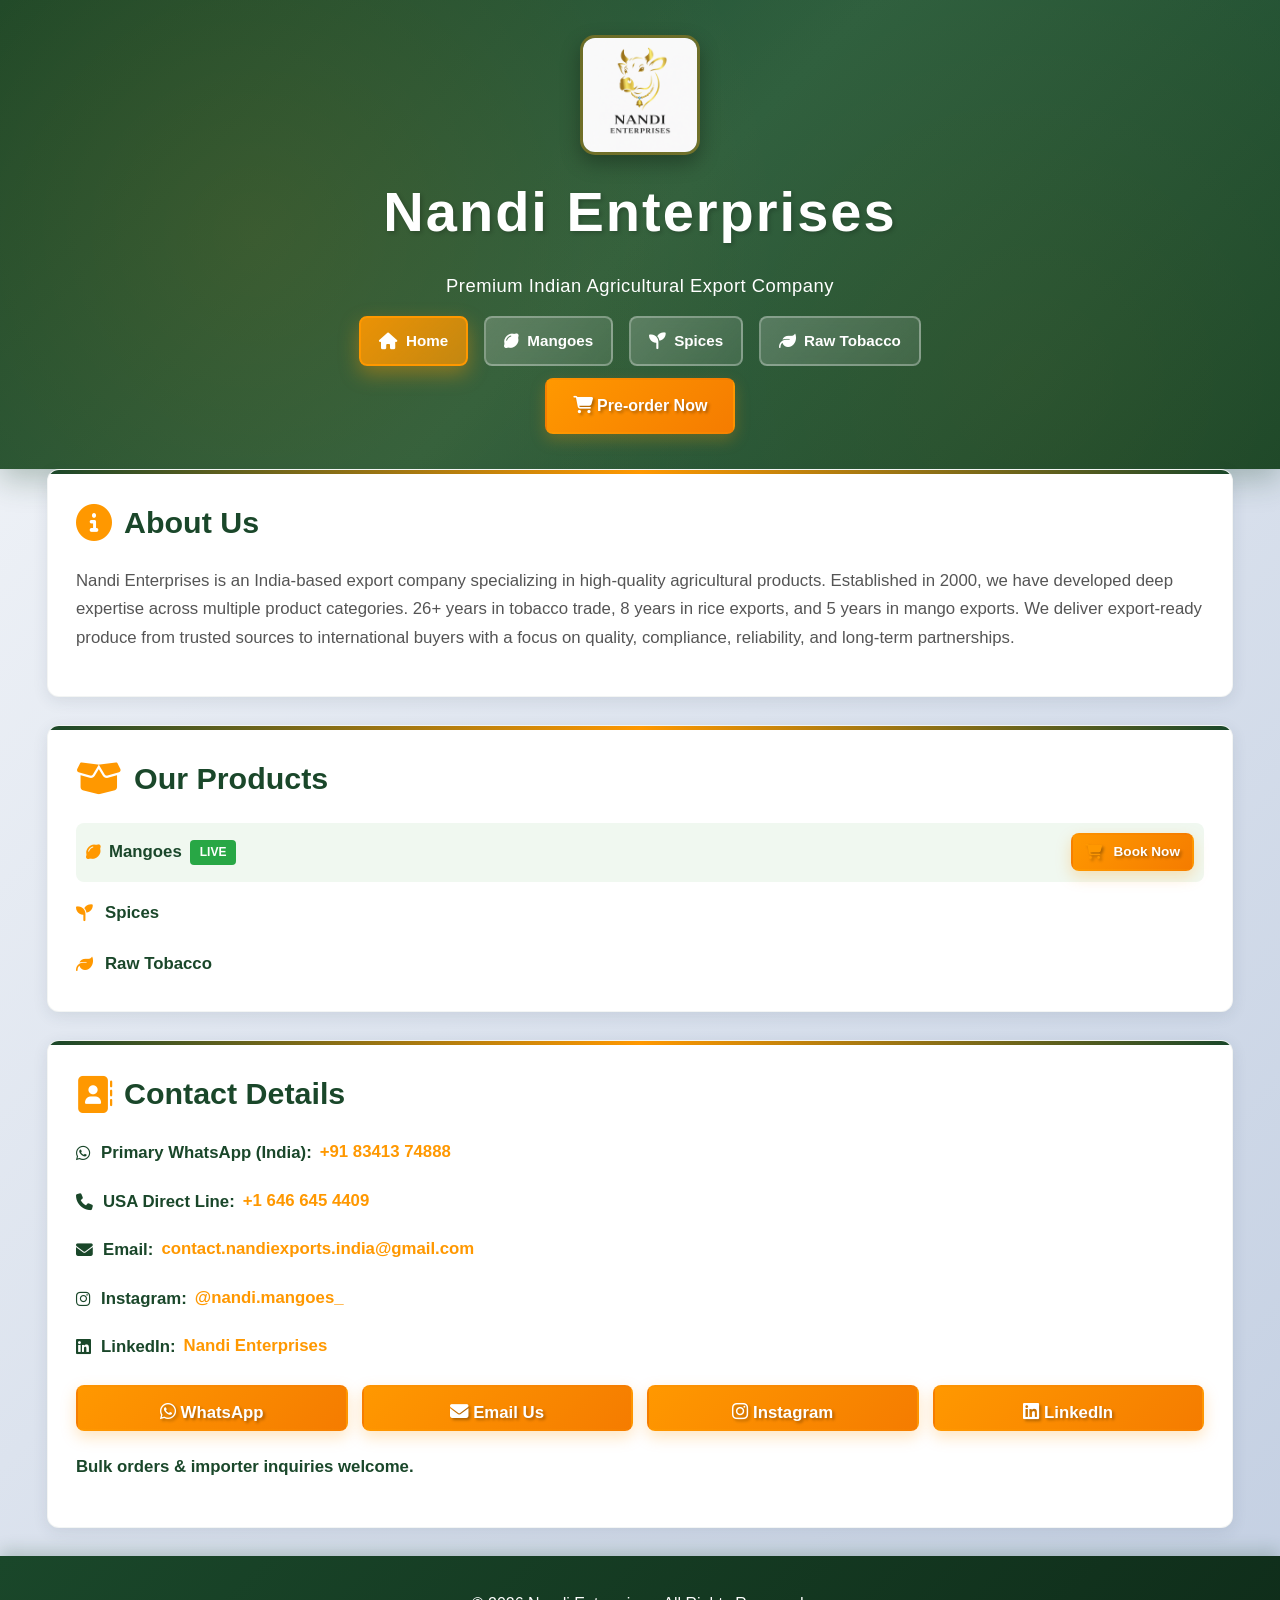
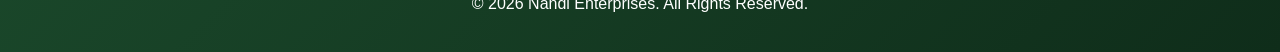
<file: index.html>
﻿<!DOCTYPE html>
<html lang="en">
<head>
  <meta charset="UTF-8">
  <title>Nandi Enterprises | Indian Agricultural Exports</title>
  <meta name="viewport" content="width=device-width, initial-scale=1.0">
  <!-- Font Awesome for icons -->
  <link rel="stylesheet" href="https://cdnjs.cloudflare.com/ajax/libs/font-awesome/6.5.0/css/all.min.css">
  <link rel="stylesheet" href="style.css">
</head>
<body>

<header class="header">
  <div class="container">
    <img src="Nandi%20Enterprises.png" alt="Nandi Enterprises Logo" class="logo">
    <h1>Nandi Enterprises</h1>
    <p>Premium Indian Agricultural Export Company</p>
    <nav class="nav">
      <a href="index.html"><i class="fas fa-home"></i> Home</a>
      <a href="mangoes.html"><i class="fas fa-lemon"></i> Mangoes</a>
      <a href="spices.html"><i class="fas fa-seedling"></i> Spices</a>
      <a href="raw-tobacco.html"><i class="fas fa-leaf"></i> Raw Tobacco</a>
    </nav>
    <a id="preorder-btn" href="https://forms.gle/kWieJ5fxS3RY4bDJA" target="_blank" class="btn"><i class="fas fa-shopping-cart"></i> Pre-order Now</a>
    
  </div>
</header>

<main class="container">
  <section class="card">
    <h2><i class="fas fa-info-circle"></i> About Us</h2>
    <p>
      Nandi Enterprises is an India-based export company specializing in high-quality agricultural products. Established in 2000, we have developed deep expertise across multiple product categories. 26+ years in tobacco trade, 8 years in rice exports, and 5 years in mango exports. We deliver export-ready produce from trusted sources to international buyers with a focus on quality, compliance, reliability, and long-term partnerships.
    </p>
  </section>

  <section class="card">
    <h2><i class="fas fa-box-open"></i> Our Products</h2>
    <ul style="display: flex; flex-direction: column; gap: 12px;">
      <li style="display: flex; align-items: center; gap: 12px; padding: 10px; background-color: #f0f8f0; border-radius: 8px;">
        <a href="mangoes.html" style="display: flex; align-items: center; gap: 8px; flex: 1;">
          <i class="fas fa-lemon"></i> 
          Mangoes 
          <span style="background-color: #28a745; color: white; padding: 3px 10px; border-radius: 4px; font-size: 0.75rem; font-weight: bold;">LIVE</span>
        </a>
        <a href="https://forms.gle/kWieJ5fxS3RY4bDJA" target="_blank" class="btn" style="padding: 6px 12px; font-size: 0.85rem; white-space: nowrap;"><i class="fas fa-shopping-cart"></i> Book Now</a>
      </li>
      <li><a href="spices.html"><i class="fas fa-seedling"></i> Spices</a></li>
      <li><a href="raw-tobacco.html"><i class="fas fa-leaf"></i> Raw Tobacco</a></li>
    </ul>
  </section>

  <section id="contact" class="card">
    <h2><i class="fas fa-address-book"></i> Contact Details</h2>    
    <p><b><i class="fab fa-whatsapp"></i> Primary WhatsApp (India):</b>
      <a href="https://wa.me/918341374888" target="_blank">+91 83413 74888</a>
    </p>

    <p><b><i class="fas fa-phone"></i> USA Direct Line:</b>
      <a href="tel:+16466454409">+1 646 645 4409</a>
    </p>

    <p><b><i class="fas fa-envelope"></i> Email:</b>
      <a href="mailto:contact.nandiexports.india@gmail.com">contact.nandiexports.india@gmail.com</a>
    </p>

    <p><b><i class="fab fa-instagram"></i> Instagram:</b>
      <a href="https://instagram.com/nandi.mangoes_" target="_blank">@nandi.mangoes_</a>
    </p>

    <p><b><i class="fab fa-linkedin"></i> LinkedIn:</b>
      <a href="https://www.linkedin.com/in/nandi-enterprises-9568033ba/" target="_blank">Nandi Enterprises</a>
    </p>

    <div class="contact-buttons">
      <a class="btn2" href="https://wa.me/918341374888" target="_blank"><i class="fab fa-whatsapp"></i> WhatsApp</a>
      <a class="btn2" href="mailto:contact.nandiexports.india@gmail.com"><i class="fas fa-envelope"></i> Email Us</a>
      <a class="btn2" href="https://instagram.com/nandi.mangoes_" target="_blank"><i class="fab fa-instagram"></i> Instagram</a>
      <a class="btn2" href="https://www.linkedin.com/in/nandi-enterprises-9568033ba/" target="_blank"><i class="fab fa-linkedin"></i> LinkedIn</a>
    </div>

    <p style="margin-top:14px;"><b>Bulk orders & importer inquiries welcome.</b></p>
  </section>
</main>

<footer class="footer">
  © <span id="year"></span> Nandi Enterprises. All Rights Reserved.
</footer>

<script>
  document.getElementById("year").textContent = new Date().getFullYear();
  
  // Highlight current navigation link
  function highlightCurrentNav() {
    const navLinks = document.querySelectorAll('.nav a');
    let currentPage = window.location.pathname.split('/').pop() || 'index.html';
    
    // Handle cases where pathname is just "/" or empty
    if (currentPage === '' || currentPage === '/') {
      currentPage = 'index.html';
    }
    
    navLinks.forEach(link => {
      const href = link.getAttribute('href');
      // Remove any query parameters or hash if present
      const cleanHref = href.split('?')[0].split('#')[0];
      
      if (cleanHref === currentPage || (currentPage === 'index.html' && cleanHref === 'index.html')) {
        link.classList.add('active');
      } else {
        link.classList.remove('active');
      }
    });
  }
  
  // Run on page load and when DOM is ready
  highlightCurrentNav();
  document.addEventListener('DOMContentLoaded', highlightCurrentNav);


</script>

</body>
</html>
</file>
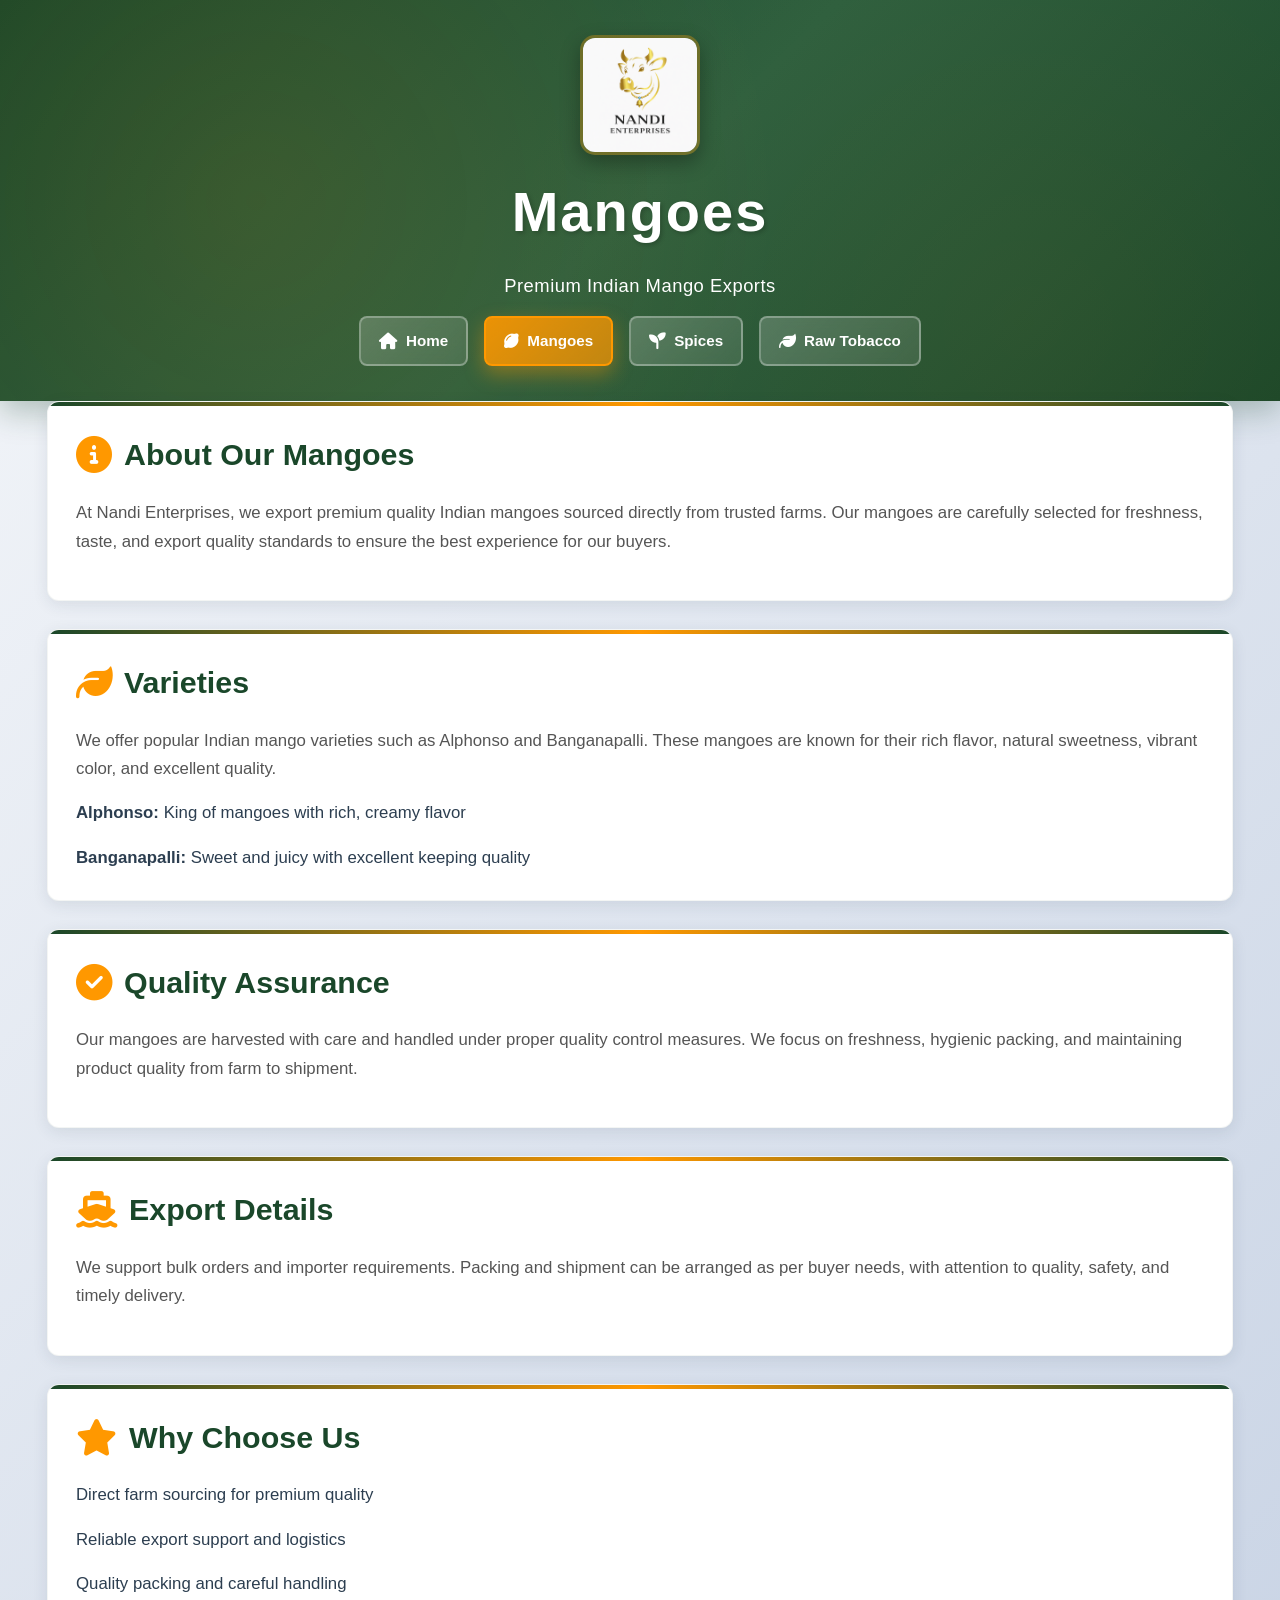
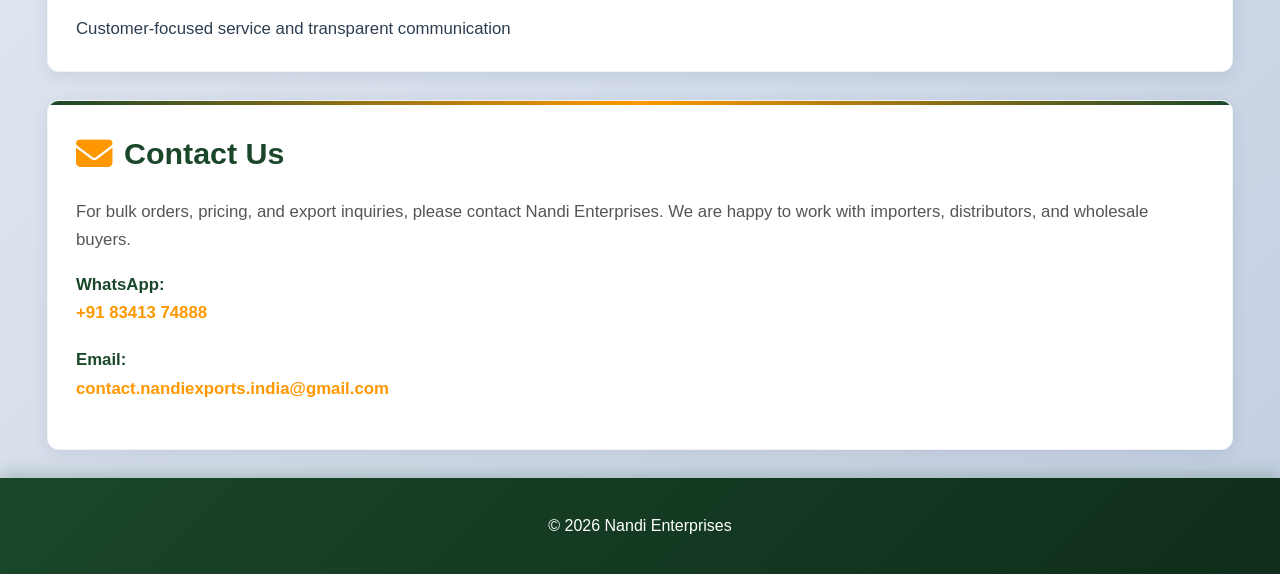
<file: mangoes.html>
<!DOCTYPE html>
<html>
<head>
  <title>Mangoes | Nandi Enterprises</title>
  <meta name="viewport" content="width=device-width, initial-scale=1.0">
  <link rel="stylesheet" href="https://cdnjs.cloudflare.com/ajax/libs/font-awesome/6.5.0/css/all.min.css">
  <link rel="stylesheet" href="style.css">
</head>
<body>

<header class="header">
  <div class="container">
    <img src="Nandi%20Enterprises.png" alt="Nandi Enterprises Logo" class="logo">
    <h1>Mangoes</h1>
    <p>Premium Indian Mango Exports</p>

    <nav class="nav">
      <a href="index.html"><i class="fas fa-home"></i> Home</a>
      <a href="mangoes.html"><i class="fas fa-lemon"></i> Mangoes</a>
      <a href="spices.html"><i class="fas fa-seedling"></i> Spices</a>
      <a href="raw-tobacco.html"><i class="fas fa-leaf"></i> Raw Tobacco</a>
    </nav>
  </div>
</header>

<main class="container">
  <section class="card">
    <h2><i class="fas fa-info-circle"></i> About Our Mangoes</h2>
    <p>At Nandi Enterprises, we export premium quality Indian mangoes sourced directly from trusted farms. Our mangoes are carefully selected for freshness, taste, and export quality standards to ensure the best experience for our buyers.</p>
  </section>

  <section class="card">
    <h2><i class="fas fa-leaf"></i> Varieties</h2>
    <p>We offer popular Indian mango varieties such as Alphonso and Banganapalli. These mangoes are known for their rich flavor, natural sweetness, vibrant color, and excellent quality.</p>
    <ul>
      <li><strong>Alphonso:</strong> King of mangoes with rich, creamy flavor</li>
      <li><strong>Banganapalli:</strong> Sweet and juicy with excellent keeping quality</li>
    </ul>
  </section>

  <section class="card">
    <h2><i class="fas fa-check-circle"></i> Quality Assurance</h2>
    <p>Our mangoes are harvested with care and handled under proper quality control measures. We focus on freshness, hygienic packing, and maintaining product quality from farm to shipment.</p>
  </section>

  <section class="card">
    <h2><i class="fas fa-ship"></i> Export Details</h2>
    <p>We support bulk orders and importer requirements. Packing and shipment can be arranged as per buyer needs, with attention to quality, safety, and timely delivery.</p>
  </section>

  <section class="card">
    <h2><i class="fas fa-star"></i> Why Choose Us</h2>
    <ul>
      <li>Direct farm sourcing for premium quality</li>
      <li>Reliable export support and logistics</li>
      <li>Quality packing and careful handling</li>
      <li>Customer-focused service and transparent communication</li>
    </ul>
  </section>

  <section class="card">
    <h2><i class="fas fa-envelope"></i> Contact Us</h2>
    <p>For bulk orders, pricing, and export inquiries, please contact Nandi Enterprises. We are happy to work with importers, distributors, and wholesale buyers.</p>
    <p style="margin-top: 15px;"><b>WhatsApp:</b> <a href="https://wa.me/918341374888" target="_blank">+91 83413 74888</a></p>
    <p><b>Email:</b> <a href="mailto:contact.nandiexports.india@gmail.com">contact.nandiexports.india@gmail.com</a></p>
  </section>
</main>

<footer class="footer">© <span id="year"></span> Nandi Enterprises</footer>
<script>
  document.getElementById("year").textContent = new Date().getFullYear();
  
  // Highlight current navigation link
  function highlightCurrentNav() {
    const navLinks = document.querySelectorAll('.nav a');
    let currentPage = window.location.pathname.split('/').pop() || 'index.html';
    
    // Handle cases where pathname is just "/" or empty
    if (currentPage === '' || currentPage === '/') {
      currentPage = 'index.html';
    }
    
    navLinks.forEach(link => {
      const href = link.getAttribute('href');
      // Remove any query parameters or hash if present
      const cleanHref = href.split('?')[0].split('#')[0];
      
      if (cleanHref === currentPage || (currentPage === 'index.html' && cleanHref === 'index.html')) {
        link.classList.add('active');
      } else {
        link.classList.remove('active');
      }
    });
  }
  
  // Run on page load and when DOM is ready
  highlightCurrentNav();
  document.addEventListener('DOMContentLoaded', highlightCurrentNav);
</script>

</body>
</html>
</file>
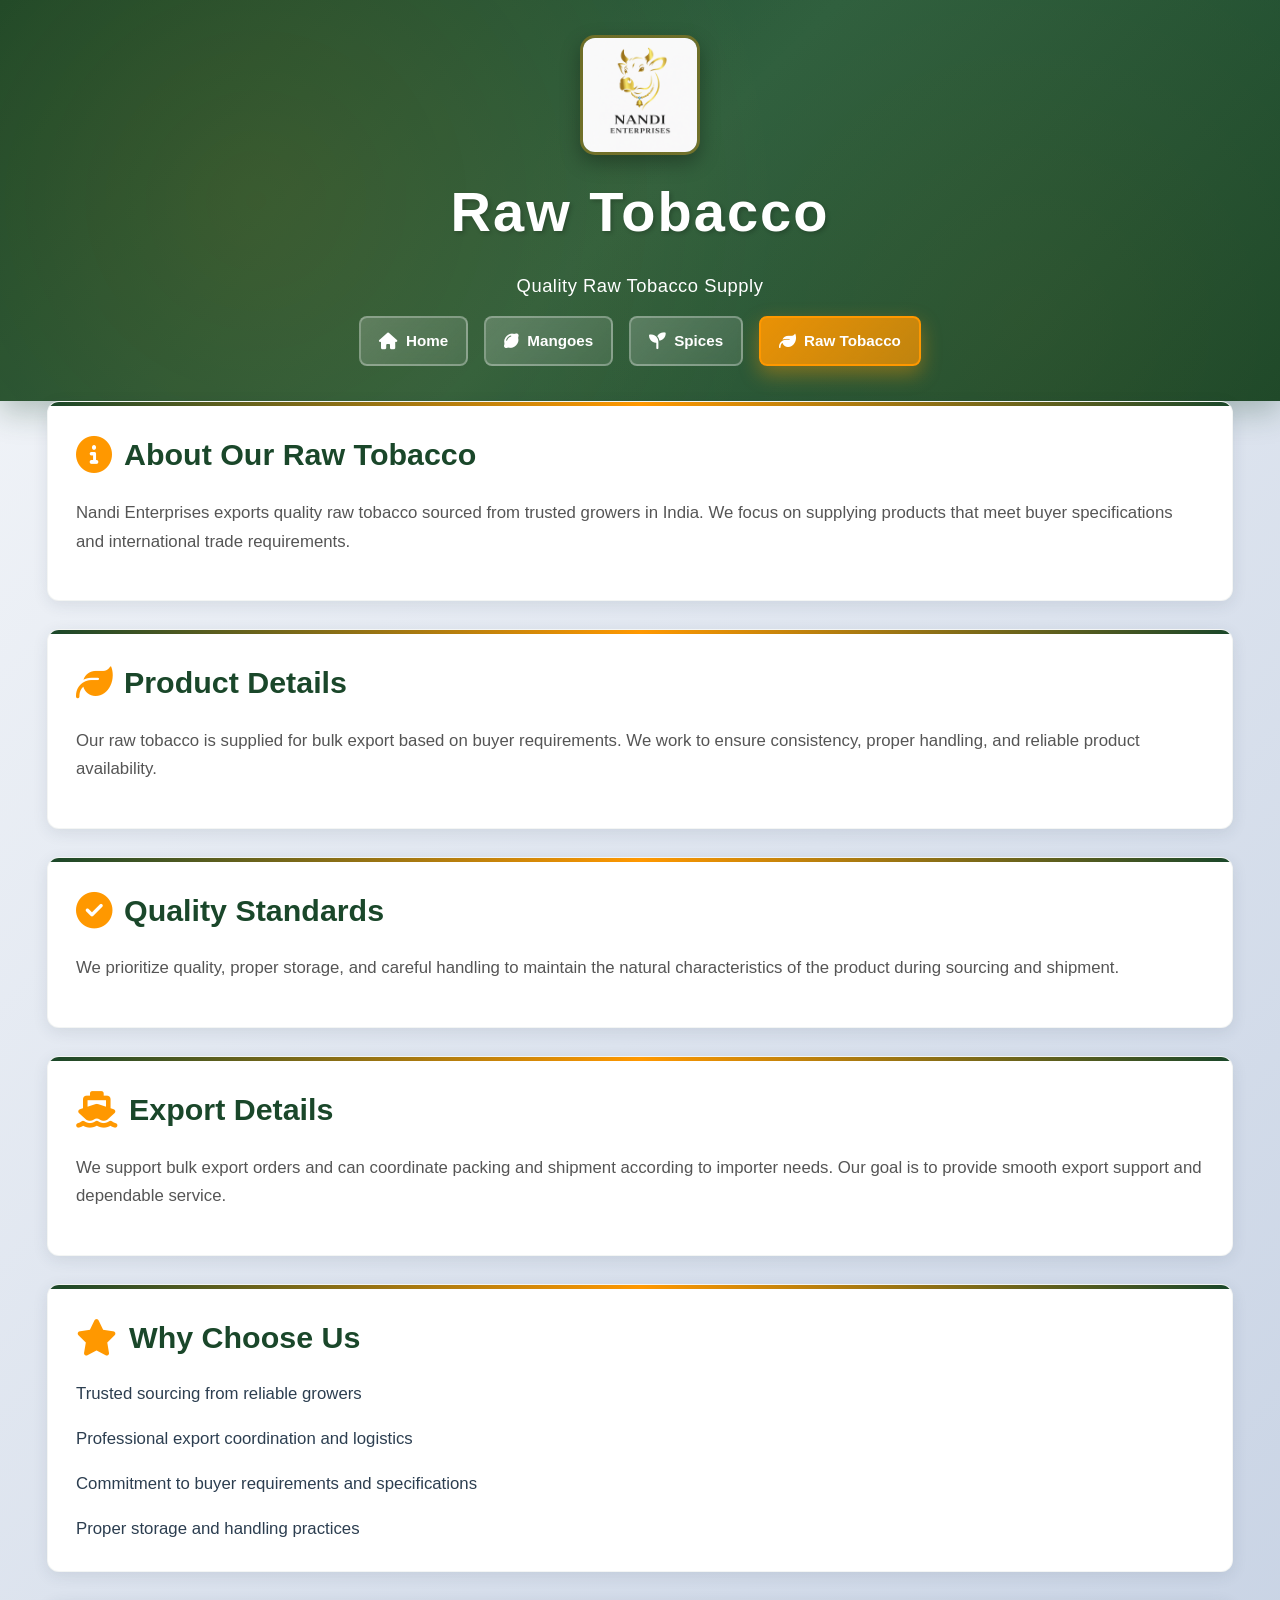
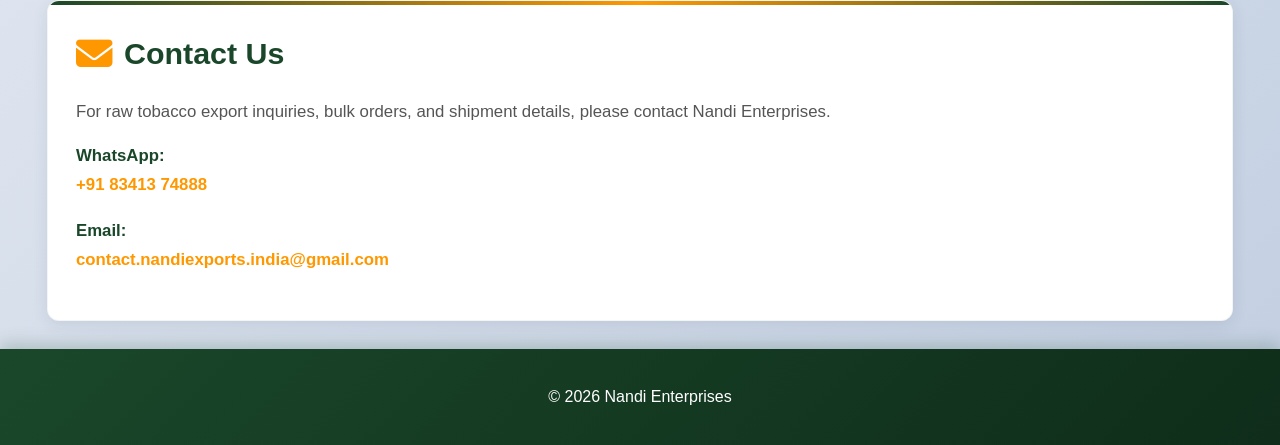
<file: raw-tobacco.html>
<!DOCTYPE html>
<html>
<head>
  <title>Raw Tobacco | Nandi Enterprises</title>
  <meta name="viewport" content="width=device-width, initial-scale=1.0">
  <link rel="stylesheet" href="https://cdnjs.cloudflare.com/ajax/libs/font-awesome/6.5.0/css/all.min.css">
  <link rel="stylesheet" href="style.css">
</head>
<body>

<header class="header">
  <div class="container">
    <img src="Nandi%20Enterprises.png" alt="Nandi Enterprises Logo" class="logo">
    <h1>Raw Tobacco</h1>
    <p>Quality Raw Tobacco Supply</p>

    <nav class="nav">
      <a href="index.html"><i class="fas fa-home"></i> Home</a>
      <a href="mangoes.html"><i class="fas fa-lemon"></i> Mangoes</a>
      <a href="spices.html"><i class="fas fa-seedling"></i> Spices</a>
      <a href="raw-tobacco.html"><i class="fas fa-leaf"></i> Raw Tobacco</a>
    </nav>
  </div>
</header>

<main class="container">
  <section class="card">
    <h2><i class="fas fa-info-circle"></i> About Our Raw Tobacco</h2>
    <p>Nandi Enterprises exports quality raw tobacco sourced from trusted growers in India. We focus on supplying products that meet buyer specifications and international trade requirements.</p>
  </section>

  <section class="card">
    <h2><i class="fas fa-leaf"></i> Product Details</h2>
    <p>Our raw tobacco is supplied for bulk export based on buyer requirements. We work to ensure consistency, proper handling, and reliable product availability.</p>
  </section>

  <section class="card">
    <h2><i class="fas fa-check-circle"></i> Quality Standards</h2>
    <p>We prioritize quality, proper storage, and careful handling to maintain the natural characteristics of the product during sourcing and shipment.</p>
  </section>

  <section class="card">
    <h2><i class="fas fa-ship"></i> Export Details</h2>
    <p>We support bulk export orders and can coordinate packing and shipment according to importer needs. Our goal is to provide smooth export support and dependable service.</p>
  </section>

  <section class="card">
    <h2><i class="fas fa-star"></i> Why Choose Us</h2>
    <ul>
      <li>Trusted sourcing from reliable growers</li>
      <li>Professional export coordination and logistics</li>
      <li>Commitment to buyer requirements and specifications</li>
      <li>Proper storage and handling practices</li>
    </ul>
  </section>

  <section class="card">
    <h2><i class="fas fa-envelope"></i> Contact Us</h2>
    <p>For raw tobacco export inquiries, bulk orders, and shipment details, please contact Nandi Enterprises.</p>
    <p style="margin-top: 15px;"><b>WhatsApp:</b> <a href="https://wa.me/918341374888" target="_blank">+91 83413 74888</a></p>
    <p><b>Email:</b> <a href="mailto:contact.nandiexports.india@gmail.com">contact.nandiexports.india@gmail.com</a></p>
  </section>
</main>

<footer class="footer">© <span id="year"></span> Nandi Enterprises</footer>
<script>
  document.getElementById("year").textContent = new Date().getFullYear();
  
  // Highlight current navigation link
  function highlightCurrentNav() {
    const navLinks = document.querySelectorAll('.nav a');
    let currentPage = window.location.pathname.split('/').pop() || 'index.html';
    
    // Handle cases where pathname is just "/" or empty
    if (currentPage === '' || currentPage === '/') {
      currentPage = 'index.html';
    }
    
    navLinks.forEach(link => {
      const href = link.getAttribute('href');
      // Remove any query parameters or hash if present
      const cleanHref = href.split('?')[0].split('#')[0];
      
      if (cleanHref === currentPage || (currentPage === 'index.html' && cleanHref === 'index.html')) {
        link.classList.add('active');
      } else {
        link.classList.remove('active');
      }
    });
  }
  
  // Run on page load and when DOM is ready
  highlightCurrentNav();
  document.addEventListener('DOMContentLoaded', highlightCurrentNav);
</script>

</body>
</html>
</file>
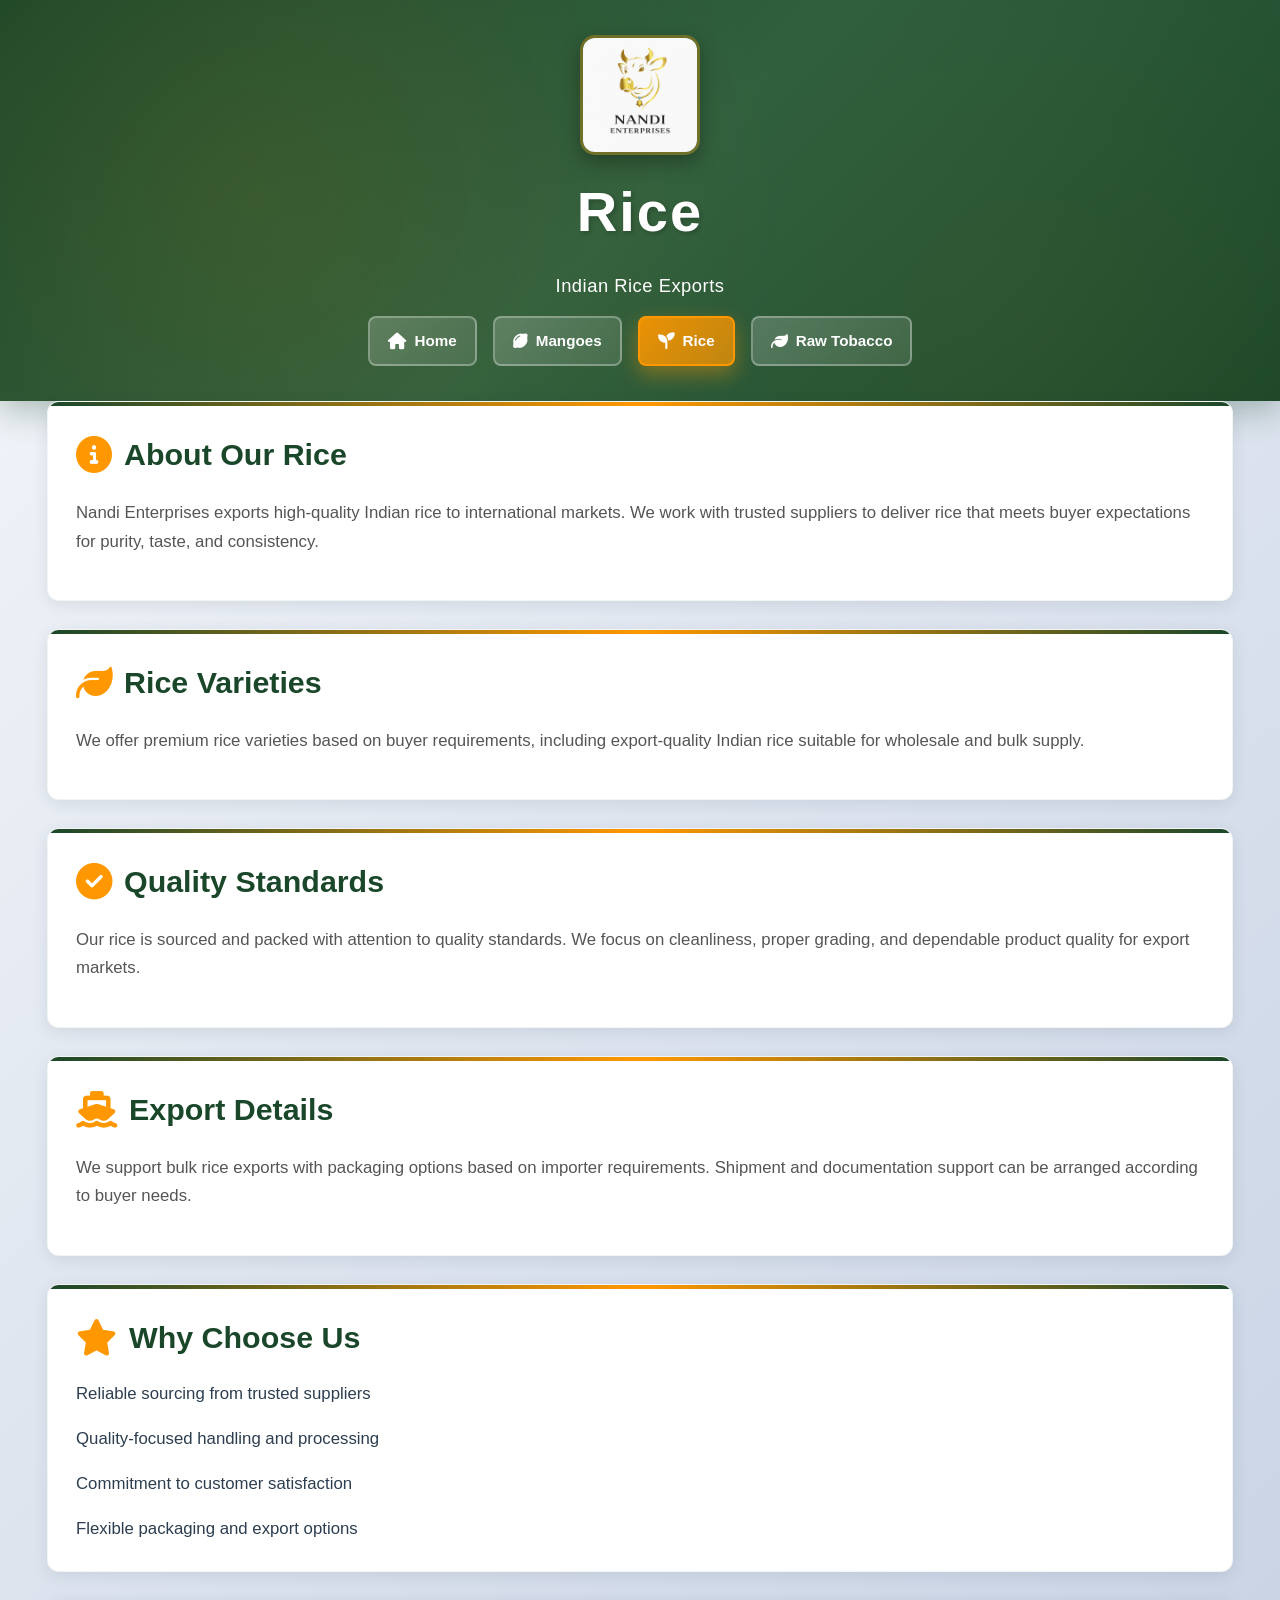
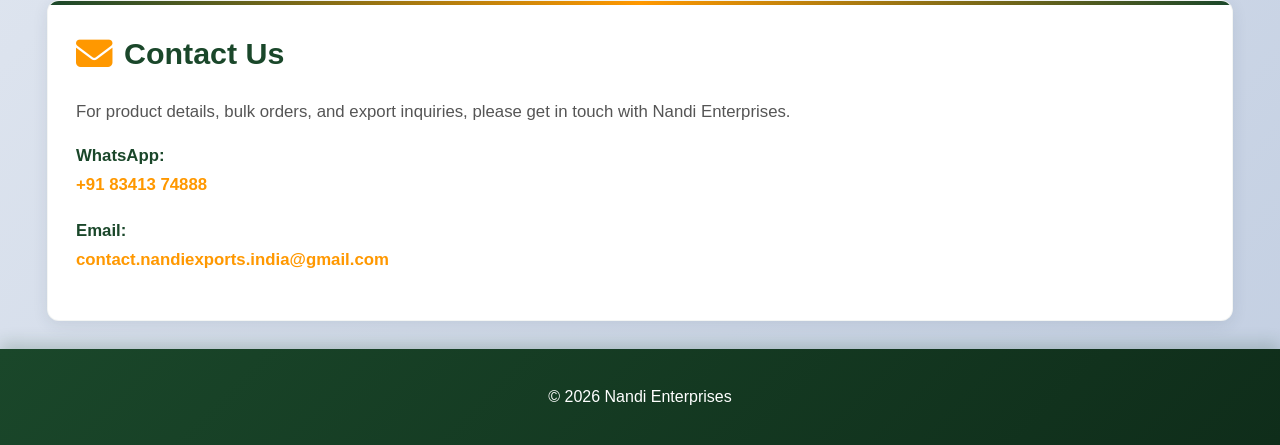
<file: rice.html>
<!DOCTYPE html>
<html>
<head>
  <title>Rice | Nandi Enterprises</title>
  <meta name="viewport" content="width=device-width, initial-scale=1.0">
  <link rel="stylesheet" href="https://cdnjs.cloudflare.com/ajax/libs/font-awesome/6.5.0/css/all.min.css">
  <link rel="stylesheet" href="style.css">
</head>
<body>

<header class="header">
  <div class="container">
    <img src="Nandi%20Enterprises.png" alt="Nandi Enterprises Logo" class="logo">
    <h1>Rice</h1>
    <p>Indian Rice Exports</p>

    <nav class="nav">
      <a href="index.html"><i class="fas fa-home"></i> Home</a>
      <a href="mangoes.html"><i class="fas fa-lemon"></i> Mangoes</a>
      <a href="rice.html"><i class="fas fa-seedling"></i> Rice</a>
      <a href="raw-tobacco.html"><i class="fas fa-leaf"></i> Raw Tobacco</a>
    </nav>
  </div>
</header>

<main class="container">
  <section class="card">
    <h2><i class="fas fa-info-circle"></i> About Our Rice</h2>
    <p>Nandi Enterprises exports high-quality Indian rice to international markets. We work with trusted suppliers to deliver rice that meets buyer expectations for purity, taste, and consistency.</p>
  </section>

  <section class="card">
    <h2><i class="fas fa-leaf"></i> Rice Varieties</h2>
    <p>We offer premium rice varieties based on buyer requirements, including export-quality Indian rice suitable for wholesale and bulk supply.</p>
  </section>

  <section class="card">
    <h2><i class="fas fa-check-circle"></i> Quality Standards</h2>
    <p>Our rice is sourced and packed with attention to quality standards. We focus on cleanliness, proper grading, and dependable product quality for export markets.</p>
  </section>

  <section class="card">
    <h2><i class="fas fa-ship"></i> Export Details</h2>
    <p>We support bulk rice exports with packaging options based on importer requirements. Shipment and documentation support can be arranged according to buyer needs.</p>
  </section>

  <section class="card">
    <h2><i class="fas fa-star"></i> Why Choose Us</h2>
    <ul>
      <li>Reliable sourcing from trusted suppliers</li>
      <li>Quality-focused handling and processing</li>
      <li>Commitment to customer satisfaction</li>
      <li>Flexible packaging and export options</li>
    </ul>
  </section>

  <section class="card">
    <h2><i class="fas fa-envelope"></i> Contact Us</h2>
    <p>For product details, bulk orders, and export inquiries, please get in touch with Nandi Enterprises.</p>
    <p style="margin-top: 15px;"><b>WhatsApp:</b> <a href="https://wa.me/918341374888" target="_blank">+91 83413 74888</a></p>
    <p><b>Email:</b> <a href="mailto:contact.nandiexports.india@gmail.com">contact.nandiexports.india@gmail.com</a></p>
  </section>
</main>

<footer class="footer">© <span id="year"></span> Nandi Enterprises</footer>
<script>
  document.getElementById("year").textContent = new Date().getFullYear();
  
  // Highlight current navigation link
  function highlightCurrentNav() {
    const navLinks = document.querySelectorAll('.nav a');
    let currentPage = window.location.pathname.split('/').pop() || 'index.html';
    
    // Handle cases where pathname is just "/" or empty
    if (currentPage === '' || currentPage === '/') {
      currentPage = 'index.html';
    }
    
    navLinks.forEach(link => {
      const href = link.getAttribute('href');
      // Remove any query parameters or hash if present
      const cleanHref = href.split('?')[0].split('#')[0];
      
      if (cleanHref === currentPage || (currentPage === 'index.html' && cleanHref === 'index.html')) {
        link.classList.add('active');
      } else {
        link.classList.remove('active');
      }
    });
  }
  
  // Run on page load and when DOM is ready
  highlightCurrentNav();
  document.addEventListener('DOMContentLoaded', highlightCurrentNav);
</script>

</body>
</html>
</file>
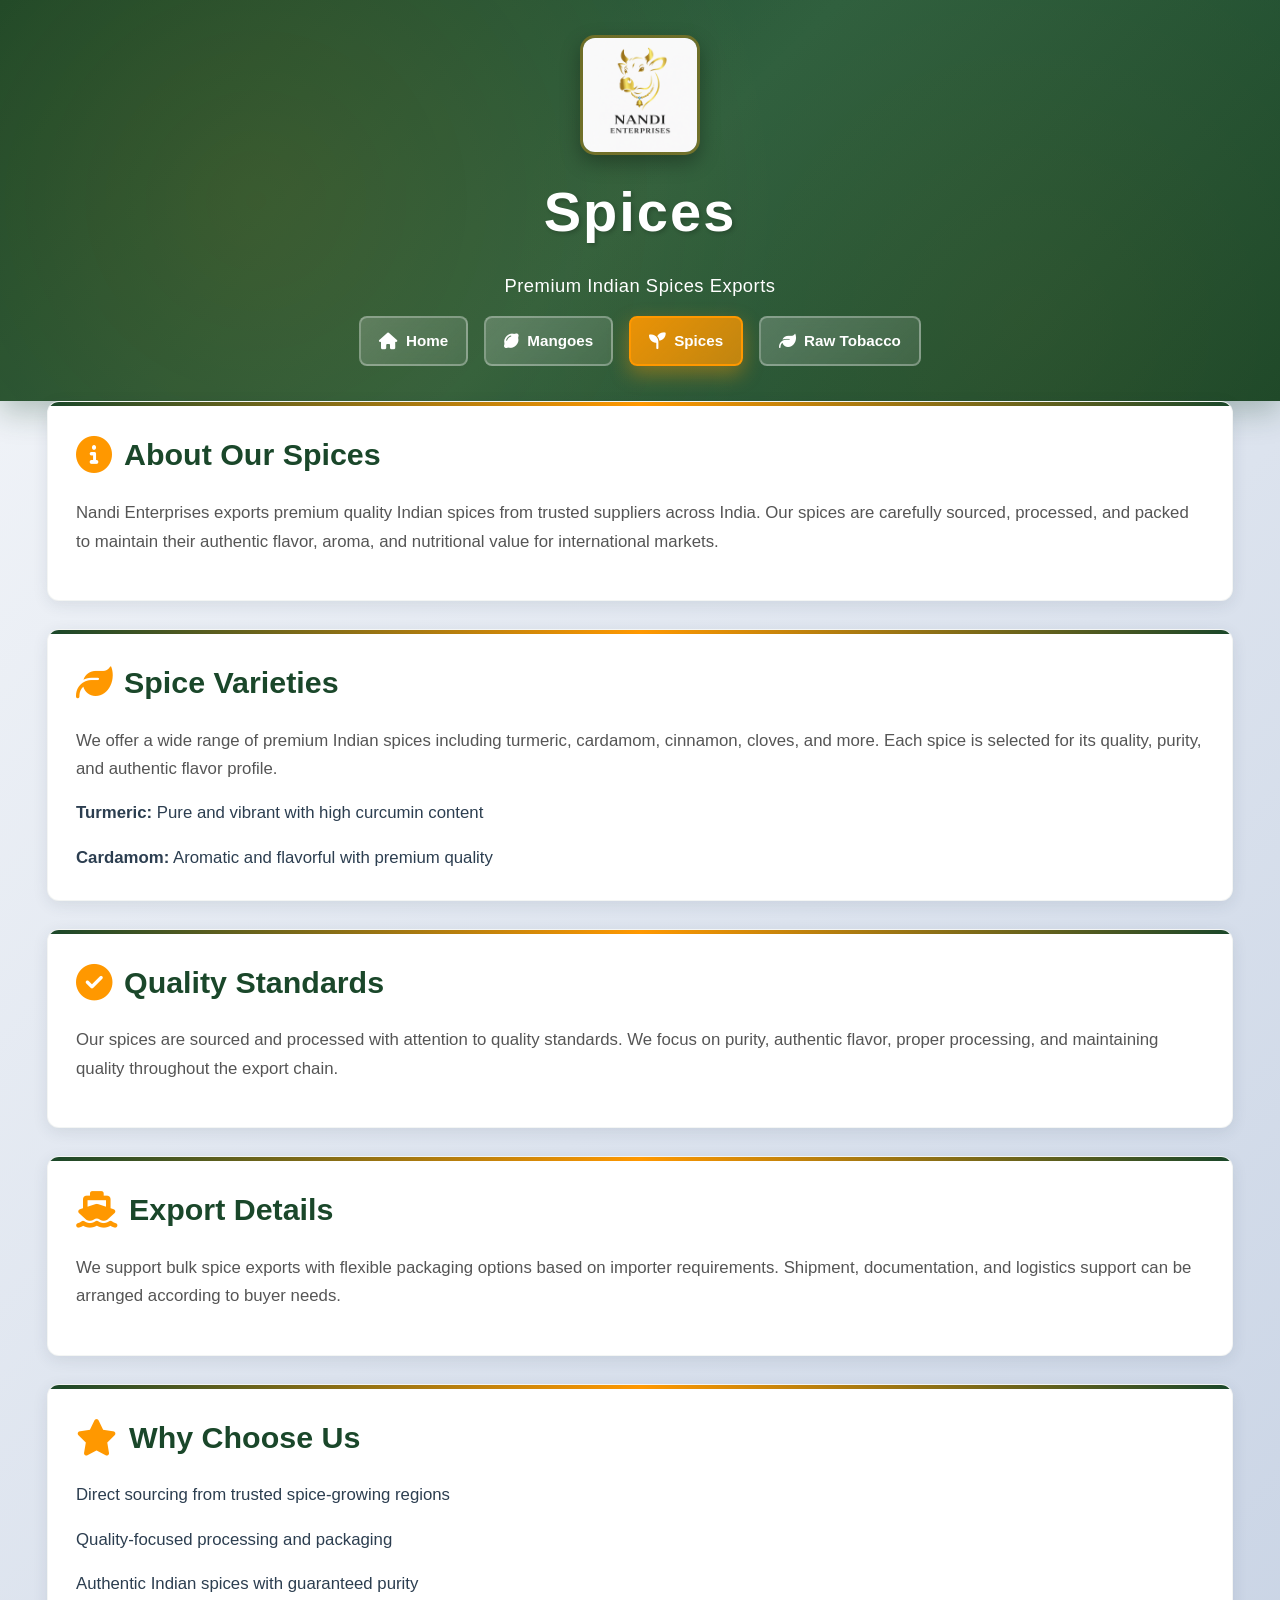
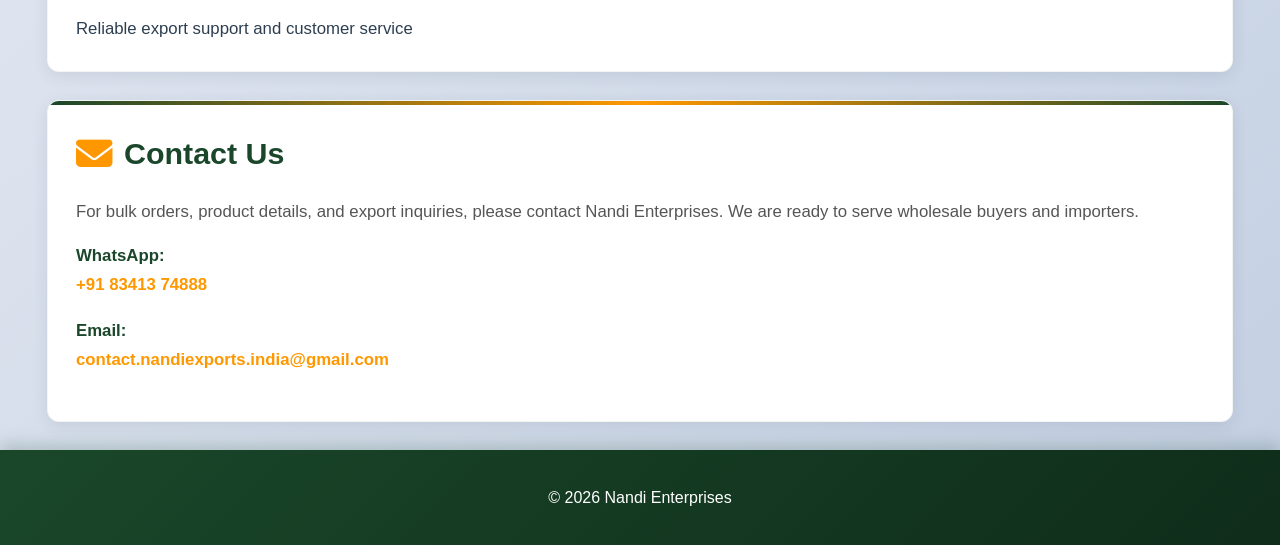
<file: spices.html>
<!DOCTYPE html>
<html>
<head>
  <title>Spices | Nandi Enterprises</title>
  <meta name="viewport" content="width=device-width, initial-scale=1.0">
  <link rel="stylesheet" href="https://cdnjs.cloudflare.com/ajax/libs/font-awesome/6.5.0/css/all.min.css">
  <link rel="stylesheet" href="style.css">
</head>
<body>

<header class="header">
  <div class="container">
    <img src="Nandi%20Enterprises.png" alt="Nandi Enterprises Logo" class="logo">
    <h1>Spices</h1>
    <p>Premium Indian Spices Exports</p>

    <nav class="nav">
      <a href="index.html"><i class="fas fa-home"></i> Home</a>
      <a href="mangoes.html"><i class="fas fa-lemon"></i> Mangoes</a>
      <a href="spices.html"><i class="fas fa-seedling"></i> Spices</a>
      <a href="raw-tobacco.html"><i class="fas fa-leaf"></i> Raw Tobacco</a>
    </nav>
  </div>
</header>

<main class="container">
  <section class="card">
    <h2><i class="fas fa-info-circle"></i> About Our Spices</h2>
    <p>Nandi Enterprises exports premium quality Indian spices from trusted suppliers across India. Our spices are carefully sourced, processed, and packed to maintain their authentic flavor, aroma, and nutritional value for international markets.</p>
  </section>

  <section class="card">
    <h2><i class="fas fa-leaf"></i> Spice Varieties</h2>
    <p>We offer a wide range of premium Indian spices including turmeric, cardamom, cinnamon, cloves, and more. Each spice is selected for its quality, purity, and authentic flavor profile.</p>
    <ul>
      <li><strong>Turmeric:</strong> Pure and vibrant with high curcumin content</li>
      <li><strong>Cardamom:</strong> Aromatic and flavorful with premium quality</li>
    </ul>
  </section>

  <section class="card">
    <h2><i class="fas fa-check-circle"></i> Quality Standards</h2>
    <p>Our spices are sourced and processed with attention to quality standards. We focus on purity, authentic flavor, proper processing, and maintaining quality throughout the export chain.</p>
  </section>

  <section class="card">
    <h2><i class="fas fa-ship"></i> Export Details</h2>
    <p>We support bulk spice exports with flexible packaging options based on importer requirements. Shipment, documentation, and logistics support can be arranged according to buyer needs.</p>
  </section>

  <section class="card">
    <h2><i class="fas fa-star"></i> Why Choose Us</h2>
    <ul>
      <li>Direct sourcing from trusted spice-growing regions</li>
      <li>Quality-focused processing and packaging</li>
      <li>Authentic Indian spices with guaranteed purity</li>
      <li>Reliable export support and customer service</li>
    </ul>
  </section>

  <section class="card">
    <h2><i class="fas fa-envelope"></i> Contact Us</h2>
    <p>For bulk orders, product details, and export inquiries, please contact Nandi Enterprises. We are ready to serve wholesale buyers and importers.</p>
    <p style="margin-top: 15px;"><b>WhatsApp:</b> <a href="https://wa.me/918341374888" target="_blank">+91 83413 74888</a></p>
    <p><b>Email:</b> <a href="mailto:contact.nandiexports.india@gmail.com">contact.nandiexports.india@gmail.com</a></p>
  </section>
</main>

<footer class="footer">© <span id="year"></span> Nandi Enterprises</footer>
<script>
  document.getElementById("year").textContent = new Date().getFullYear();
  
  // Highlight current navigation link
  function highlightCurrentNav() {
    const navLinks = document.querySelectorAll('.nav a');
    let currentPage = window.location.pathname.split('/').pop() || 'index.html';
    
    // Handle cases where pathname is just "/" or empty
    if (currentPage === '' || currentPage === '/') {
      currentPage = 'index.html';
    }
    
    navLinks.forEach(link => {
      const href = link.getAttribute('href');
      // Remove any query parameters or hash if present
      const cleanHref = href.split('?')[0].split('#')[0];
      
      if (cleanHref === currentPage || (currentPage === 'index.html' && cleanHref === 'index.html')) {
        link.classList.add('active');
      } else {
        link.classList.remove('active');
      }
    });
  }
  
  // Run on page load and when DOM is ready
  highlightCurrentNav();
  document.addEventListener('DOMContentLoaded', highlightCurrentNav);
</script>

</body>
</html>
</file>
<file: style.css>
/* ===== RESET & BASE STYLES ===== */
* {
  margin: 0;
  padding: 0;
  box-sizing: border-box;
}

html {
  scroll-behavior: smooth;
}

body {
  font-family: -apple-system, BlinkMacSystemFont, 'Segoe UI', 'Roboto', 'Oxygen', 'Ubuntu', 'Cantarell', 'Fira Sans', 'Droid Sans', 'Helvetica Neue', sans-serif;
  line-height: 1.6;
  color: #2c3e50;
  background: linear-gradient(135deg, #f5f7fa 0%, #c3cfe2 100%);
  min-height: 100vh;
}

/* ===== CONTAINER ===== */
.container {
  max-width: 95%;
  margin: 0 auto;
  padding: 0 15px;
}

/* ===== HEADER ===== */
.header {
  background: linear-gradient(135deg, #1a472a 0%, #2d5f3f 50%, #1a472a 100%);
  color: white;
  padding: clamp(20px, 3vw, 35px) 20px;
  text-align: center;
  box-shadow: 0 10px 30px rgba(26, 71, 42, 0.3);
  position: relative;
  overflow: hidden;
}

.header::before {
  content: '';
  position: absolute;
  top: 0;
  left: 0;
  right: 0;
  bottom: 0;
  background: radial-gradient(circle at 20% 50%, rgba(255, 152, 0, 0.1) 0%, transparent 50%),
              radial-gradient(circle at 80% 80%, rgba(255, 152, 0, 0.05) 0%, transparent 50%);
  pointer-events: none;
}

.header .container {
  display: flex;
  flex-direction: column;
  align-items: center;
  gap: clamp(8px, 1.5vw, 12px);
  position: relative;
  z-index: 1;
}

/* Responsive logo */
.header .logo {
  width: clamp(70px, 18vw, 120px);
  height: auto;
  border-radius: 15px;
  box-shadow: 0 8px 20px rgba(0, 0, 0, 0.3);
  object-fit: contain;
  border: 3px solid rgba(255, 152, 0, 0.3);
  transition: transform 0.3s ease;
  animation: slideDown 0.8s ease-out;
}

.header .logo:hover {
  transform: scale(1.05);
}

/* Responsive heading */
.header h1 {
  font-size: clamp(2.2rem, 6vw, 3.5rem);
  font-weight: 800;
  letter-spacing: 2px;
  margin-bottom: 2px;
  text-shadow: 2px 2px 4px rgba(0, 0, 0, 0.2);
  animation: slideDown 1s ease-out 0.2s both;
}

/* Responsive subtitle */
.header p {
  font-size: clamp(0.9rem, 2.2vw, 1.15rem);
  opacity: 0.95;
  max-width: 600px;
  font-weight: 400;
  letter-spacing: 0.5px;
  margin: 0;
  animation: slideDown 1s ease-out 0.4s both;
}

/* Animation */
@keyframes slideDown {
  from {
    opacity: 0;
    transform: translateY(-30px);
  }
  to {
    opacity: 1;
    transform: translateY(0);
  }
}

/* ===== NAVIGATION ===== */
.nav {
  display: flex;
  flex-wrap: wrap;
  justify-content: center;
  align-items: center;
  gap: clamp(10px, 1.8vw, 16px);
  width: 100%;
  margin-top: 4px;
}

.nav a {
  color: white;
  text-decoration: none;
  padding: clamp(8px, 1.2vw, 11px) clamp(12px, 2vw, 18px);
  background: linear-gradient(135deg, rgba(255, 255, 255, 0.2) 0%, rgba(255, 255, 255, 0.1) 100%);
  border-radius: 8px;
  transition: all 0.4s cubic-bezier(0.25, 0.46, 0.45, 0.94);
  font-size: clamp(0.85rem, 1.3vw, 0.95rem);
  font-weight: 600;
  white-space: nowrap;
  border: 2px solid rgba(255, 255, 255, 0.3);
  backdrop-filter: blur(10px);
  display: flex;
  align-items: center;
  gap: 8px;
}

.nav a:hover {
  background: linear-gradient(135deg, rgba(255, 152, 0, 0.8) 0%, rgba(255, 152, 0, 0.6) 100%);
  border-color: rgba(255, 152, 0, 1);
  box-shadow: 0 8px 20px rgba(255, 152, 0, 0.3);
}

.nav a.active {
  background: linear-gradient(135deg, rgba(255, 152, 0, 0.9) 0%, rgba(255, 152, 0, 0.7) 100%);
  border-color: rgba(255, 152, 0, 1);
  box-shadow: 0 8px 20px rgba(255, 152, 0, 0.4);
  font-weight: 700;
}

.nav i {
  font-size: 1.1em;
}

/* ===== BUTTONS ===== */
.btn, .btn2 {
  display: inline-block;
  padding: clamp(9px, 1.3vw, 13px) clamp(18px, 2.8vw, 26px);
  background: linear-gradient(135deg, #ff9800 0%, #f57c00 100%);
  color: #ffffff !important;
  text-decoration: none !important;
  border-radius: 8px;
  transition: all 0.4s cubic-bezier(0.25, 0.46, 0.45, 0.94);
  font-size: clamp(0.88rem, 1.4vw, 1rem);
  font-weight: 900 !important;
  border: 2px solid transparent;
  cursor: pointer;
  box-shadow: 0 6px 15px rgba(255, 152, 0, 0.25);
  position: relative;
  overflow: hidden;
  display: inline-flex;
  align-items: center;
  justify-content: center;
  gap: 8px;
  text-shadow: 2px 2px 3px rgba(0, 0, 0, 0.3);
}

.btn::before, .btn2::before {
  content: '';
  position: absolute;
  top: 0;
  left: -100%;
  width: 100%;
  height: 100%;
  background: rgba(255, 255, 255, 0.2);
  transition: left 0.4s ease;
}

.btn:hover, .btn2:hover {
  background: linear-gradient(135deg, #f57c00 0%, #e65100 100%);
  box-shadow: 0 12px 25px rgba(255, 152, 0, 0.4);
  border-color: rgba(255, 255, 255, 0.5);
  color: #ffffff !important;
  text-decoration: none !important;
}

.btn:hover::before, .btn2:hover::before {
  left: 100%;
}

.btn i, .btn2 i {
  font-size: 1.1em;
  color: #ffffff;
}

/* ===== MAIN CONTENT ===== */
main {
  padding: clamp(25px, 4vw, 50px) 20px;
  min-height: calc(100vh - 200px);
  margin-top: clamp(30px, 4vw, 50px);
}

/* ===== CARDS ===== */
.card {
  background: white;
  padding: clamp(18px, 2.5vw, 28px);
  margin-bottom: clamp(18px, 2.5vw, 28px);
  border-radius: 12px;
  box-shadow: 0 4px 15px rgba(44, 62, 80, 0.1);
  transition: all 0.4s cubic-bezier(0.25, 0.46, 0.45, 0.94);
  border: 1px solid rgba(26, 71, 42, 0.05);
  position: relative;
  overflow: hidden;
}

.card::before {
  content: '';
  position: absolute;
  top: 0;
  left: 0;
  right: 0;
  height: 4px;
  background: linear-gradient(90deg, #1a472a 0%, #ff9800 50%, #1a472a 100%);
}

.card:hover {
  box-shadow: 0 15px 40px rgba(44, 62, 80, 0.15);
  border-color: rgba(255, 152, 0, 0.2);
}

.card h2 {
  font-size: clamp(1.4rem, 2.8vw, 1.9rem);
  color: #1a472a;
  margin-bottom: clamp(14px, 2vw, 20px);
  display: flex;
  align-items: center;
  gap: 12px;
  font-weight: 700;
}

.card h2 i {
  color: #ff9800;
  font-size: 1.2em;
}

.card p {
  font-size: clamp(0.9rem, 1.7vw, 1.05rem);
  color: #555;
  margin-bottom: clamp(12px, 1.5vw, 16px);
  line-height: 1.7;
  font-weight: 400;
}

/* ===== LISTS ===== */
.card ul {
  list-style: none;
  padding-left: 0;
  display: flex;
  flex-direction: column;
  gap: clamp(12px, 1.5vw, 18px);
}

.card ul li {
  margin-bottom: 0;
  font-size: clamp(0.9rem, 1.7vw, 1.05rem);
}

.card ul li a {
  color: #1a472a;
  text-decoration: none;
  font-weight: 600;
  transition: all 0.3s cubic-bezier(0.25, 0.46, 0.45, 0.94);
  display: inline-flex;
  align-items: center;
  gap: 12px;
  padding: 6px 0;
}

.card ul li a:hover {
  color: #ff9800;
  transform: translateX(8px);
}

.card ul li a i {
  color: #ff9800;
  transition: all 0.3s ease;
}

.card ul li a:hover i {
  transform: scale(1.2);
}

/* ===== CONTACT SECTION ===== */
.card#contact p {
  margin-bottom: clamp(13px, 1.8vw, 18px);
  display: flex;
  align-items: center;
  gap: 8px;
}

.card b {
  color: #1a472a;
  font-weight: 700;
  display: flex;
  align-items: center;
  gap: 10px;
  margin-bottom: 0;
}

.card a[href*="tel:"],
.card a[href*="mailto:"],
.card a[href*="wa.me"],
.card a[href*="instagram"],
.card a[href*="linkedin"] {
  color: #ff9800;
  text-decoration: none;
  font-weight: 600;
  transition: all 0.3s cubic-bezier(0.25, 0.46, 0.45, 0.94);
  position: relative;
  display: inline-block;
  padding-bottom: 2px;
  font-size: clamp(0.9rem, 1.7vw, 1.05rem);
}

.card a[href*="tel:"]::after,
.card a[href*="mailto:"]::after,
.card a[href*="wa.me"]::after,
.card a[href*="instagram"]::after,
.card a[href*="linkedin"]::after {
  content: '';
  position: absolute;
  bottom: 0;
  left: 0;
  width: 0;
  height: 2px;
  background: #ff9800;
  transition: width 0.3s ease;
}

.card a[href*="tel:"]:hover,
.card a[href*="mailto:"]:hover,
.card a[href*="wa.me"]:hover,
.card a[href*="instagram"]:hover,
.card a[href*="linkedin"]:hover {
  color: #f57c00;
}

.card a[href*="tel:"]:hover::after,
.card a[href*="mailto:"]:hover::after,
.card a[href*="wa.me"]:hover::after,
.card a[href*="instagram"]:hover::after {
  width: 100%;
}

/* ===== CONTACT BUTTONS ===== */
.contact-buttons {
  display: flex;
  flex-wrap: wrap;
  gap: clamp(10px, 1.8vw, 14px);
  margin: clamp(16px, 2.5vw, 22px) 0;
  justify-content: center;
}

.contact-buttons .btn2 {
  flex: 1;
  min-width: 140px;
  text-align: center;
  display: flex;
  align-items: center;
  justify-content: center;
  gap: 8px;
}

/* ===== ANNOUNCEMENT BANNER ===== */
.announcement-banner {
  overflow: hidden;
  width: 100%;
  padding: clamp(10px, 1.5vw, 14px) 0;
}

.announcement-content {
  display: flex;
  align-items: center;
  gap: 80px;
  animation: scroll-announcement 50s linear infinite;
  white-space: nowrap;
  color: white;
  font-weight: 600;
  font-size: clamp(0.9rem, 1.5vw, 1.05rem);
}

.announcement-content i {
  font-size: 1.3em;
  flex-shrink: 0;
}

.announcement-text {
  flex-shrink: 0;
}

@keyframes scroll-announcement {
  0% {
    transform: translateX(100%);
  }
  100% {
    transform: translateX(-100%);
  }
}

.announcement-banner.hidden {
  display: none;
}

#contact-us-btn.hidden {
  display: none;
}

/* ===== PRE-ORDER BUTTON ===== */
#preorder-btn {
  display: inline-block;
}

#preorder-btn.hidden {
  display: none;
}

/* ===== FOOTER ===== */
.footer {
  background: linear-gradient(135deg, #1a472a 0%, #0f2d1a 100%);
  color: white;
  text-align: center;
  padding: clamp(22px, 3.5vw, 35px) 20px;
  font-size: clamp(0.85rem, 1.6vw, 1rem);
  box-shadow: 0 -6px 15px rgba(26, 71, 42, 0.2);
  margin-top: auto;
  font-weight: 500;
}

/* ===== TABLET VIEW (769px to 1024px) ===== */
@media (max-width: 1024px) {
  .header .container {
    gap: 10px;
  }
  
  .header h1 {
    font-size: 2.3rem;
  }
  
  .header p {
    font-size: 1rem;
  }
  
  .header .logo {
    width: 110px;
  }
  
  .nav {
    gap: 11px;
  }
  
  .nav a {
    padding: 8px 12px;
    font-size: 0.9rem;
  }
  
  main {
    padding: 22px 15px;
    margin-top: 25px;
  }
  
  .contact-buttons {
    justify-content: space-between;
  }
  
  .card {
    padding: 25px 20px;
    margin-bottom: 20px;
  }
  
  .card h2 {
    font-size: 1.6rem;
  }
}

/* ===== MOBILE VIEW (max-width: 768px) ===== */
@media (max-width: 768px) {
  /* General */
  body {
    background: linear-gradient(135deg, #f5f7fa 0%, #e8ecf1 100%);
  }
  
  /* Header adjustments */
  .header {
    padding: 18px 15px;
    box-shadow: 0 6px 20px rgba(26, 71, 42, 0.25);
  }
  
  .header .logo {
    width: 85px;
    border-width: 2px;
  }
  
  .header h1 {
    font-size: 1.6rem;
    margin-bottom: 3px;
  }
  
  .header p {
    font-size: 0.9rem;
  }
  
  /* Navigation stack vertically */
  .nav {
    flex-direction: column;
    align-items: stretch;
    gap: 7px;
    margin-top: 4px;
  }
  
  .nav a {
    text-align: center;
    padding: 10px 12px;
    font-size: 0.88rem;
    border-radius: 7px;
  }
  
  .nav a:hover {
    transform: translateY(-3px) scale(1.02);
  }
  
  /* Main content padding */
  main {
    padding: 18px 12px;
    margin-top: 35px;
  }
  
  /* Card adjustments */
  .card {
    padding: 18px 14px;
    margin-bottom: 15px;
    border-radius: 11px;
  }
  
  .card h2 {
    font-size: 1.3rem;
    margin-bottom: 12px;
    gap: 10px;
  }
  
  .card p {
    font-size: 0.9rem;
    margin-bottom: 11px;
  }
  
  .card ul {
    gap: 10px;
  }
  
  .card ul li {
    font-size: 0.9rem;
  }
  
  .card ul li a {
    font-size: 0.9rem;
    gap: 10px;
  }
  
  /* Contact section */
  .card#contact p {
    margin-bottom: 12px;
  }
  
  .card b {
    font-size: 0.93rem;
    margin-bottom: 2px;
  }
  
  .card a[href*="tel:"],
  .card a[href*="mailto:"],
  .card a[href*="wa.me"],
  .card a[href*="instagram"] {
    font-size: 0.9rem;
  }
  
  /* Contact buttons stack vertically */
  .contact-buttons {
    flex-direction: column;
    gap: 8px;
    margin: 15px 0;
  }
  
  .contact-buttons .btn2 {
    width: 100%;
    min-width: unset;
    padding: 11px 12px;
    font-size: 0.88rem;
  }
  
  /* Button adjustments */
  .btn {
    font-size: 0.88rem;
    padding: 9px 12px;
  }
}

/* ===== EXTRA SMALL DEVICES (max-width: 480px) ===== */
@media (max-width: 480px) {
  /* General spacing */
  .container {
    padding: 0 11px;
  }
  
  /* Header */
  .header {
    padding: 16px 11px;
  }
  
  .header .container {
    gap: 9px;
  }
  
  .header .logo {
    width: 70px;
    border-width: 2px;
  }
  
  .header h1 {
    font-size: 1.35rem;
    margin-bottom: 2px;
    letter-spacing: 0.5px;
  }
  
  .header p {
    font-size: 0.8rem;
    max-width: 100%;
  }
  
  /* Navigation */
  .nav {
    gap: 6px;
  }
  
  .nav a {
    font-size: 0.78rem;
    padding: 8px 10px;
    border-radius: 6px;
  }
  
  .nav i {
    display: none; /* Hide icons to save space */
  }
  
  /* Main content */
  main {
    padding: 14px 11px;
    margin-top: 25px;
  }
  
  /* Cards */
  .card {
    padding: 14px 11px;
    margin-bottom: 12px;
    border-radius: 10px;
  }
  
  .card h2 {
    font-size: 1.1rem;
    margin-bottom: 9px;
    gap: 8px;
    font-weight: 700;
  }
  
  .card h2 i {
    display: none; /* Hide icons in headings */
    font-size: 1em;
  }
  
  .card p {
    font-size: 0.85rem;
    margin-bottom: 9px;
    line-height: 1.6;
  }
  
  .card ul {
    gap: 8px;
  }
  
  .card ul li {
    font-size: 0.85rem;
  }
  
  .card ul li a {
    font-size: 0.85rem;
    gap: 6px;
    font-weight: 600;
  }
  
  .card ul li a i {
    display: none; /* Hide icons in lists */
  }
  
  /* Contact section */
  .card#contact p {
    margin-bottom: 10px;
  }
  
  .card b {
    font-size: 0.87rem;
    margin-bottom: 2px;
    gap: 6px;
  }
  
  .card b i {
    display: none;
  }
  
  .card a[href*="tel:"],
  .card a[href*="mailto:"],
  .card a[href*="wa.me"],
  .card a[href*="instagram"] {
    font-size: 0.85rem;
  }
  
  /* Contact buttons */
  .contact-buttons {
    flex-direction: column;
    gap: 7px;
    margin: 13px 0;
  }
  
  .contact-buttons .btn2 {
    width: 100%;
    min-width: unset;
    padding: 10px 11px;
    font-size: 0.8rem;
    justify-content: center;
  }
  
  .contact-buttons .btn2 i {
    display: inline;
    margin-right: 4px;
  }
  
  /* Button */
  .btn {
    font-size: 0.8rem;
    padding: 8px 10px;
  }
  
  .btn i {
    display: inline;
    margin-right: 4px;
  }
  
  /* Footer */
  .footer {
    font-size: 0.76rem;
    padding: 12px 11px;
  }
}
</file>
